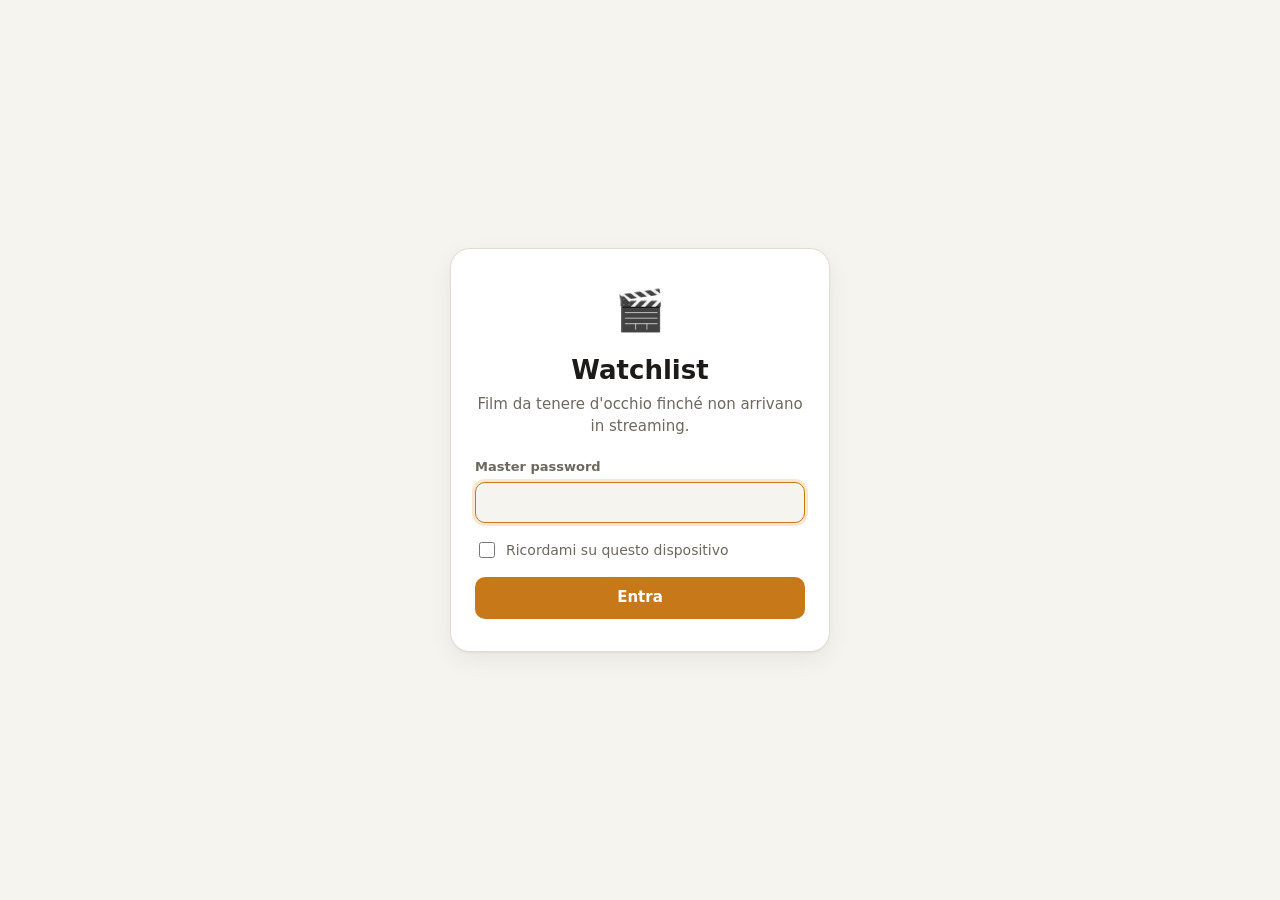
<file: index.html>
<!doctype html>
<html lang="it">
<head>
  <meta charset="utf-8">
  <meta name="viewport" content="width=device-width, initial-scale=1">
  <meta name="robots" content="noindex">
  <title>Watchlist</title>
  <meta name="theme-color" content="#f6f4ef" media="(prefers-color-scheme: light)">
  <meta name="theme-color" content="#111214" media="(prefers-color-scheme: dark)">
  <link rel="manifest" href="manifest.webmanifest">
  <link rel="icon" href="icons/icon.svg" type="image/svg+xml">
  <link rel="apple-touch-icon" href="icons/apple-touch-icon.png">
  <link rel="stylesheet" href="style.css">
  <script type="module" src="app.js"></script>
</head>
<body>
  <!-- Accesso -->
  <main id="login" class="login" hidden>
    <form id="login-form" class="login-card" autocomplete="on">
      <div class="login-mark" aria-hidden="true">🎬</div>
      <h1>Watchlist</h1>
      <p class="muted">Film da tenere d'occhio finché non arrivano in streaming.</p>
      <input type="text" name="username" value="watchlist" autocomplete="username" hidden>
      <label class="field">
        <span>Master password</span>
        <input id="login-pw" type="password" autocomplete="current-password" required autofocus>
      </label>
      <label class="check">
        <input id="login-remember" type="checkbox">
        <span>Ricordami su questo dispositivo</span>
      </label>
      <p id="login-error" class="error" role="alert" hidden></p>
      <button class="btn primary block" type="submit" id="login-btn">Entra</button>
    </form>
  </main>

  <!-- App -->
  <div id="app" hidden>
    <header class="top">
      <div class="top-row">
        <div class="brand"><span aria-hidden="true">🎬</span> Watchlist</div>
        <div class="top-actions">
          <button class="btn primary sm" id="btn-install" hidden>Installa</button>
          <button class="btn ghost sm" id="btn-check" title="Avvia subito il controllo e l'eventuale mail">Controlla ora</button>
          <button class="btn ghost sm" id="btn-users">Utenti</button>
          <button class="btn ghost sm" id="btn-logout">Esci</button>
        </div>
      </div>
      <nav id="user-tabs" class="tabs" aria-label="Utenti"></nav>
    </header>

    <main class="wrap">
      <section class="search" aria-label="Aggiungi un film">
        <div class="search-box">
          <svg class="search-ico" viewBox="0 0 24 24" aria-hidden="true"><path d="M10.5 3a7.5 7.5 0 0 1 5.96 12.06l4.24 4.24-1.4 1.4-4.24-4.24A7.5 7.5 0 1 1 10.5 3Zm0 2a5.5 5.5 0 1 0 0 11 5.5 5.5 0 0 0 0-11Z"/></svg>
          <input id="q" type="search" placeholder="Cerca un film da aggiungere…" autocomplete="off"
                 role="combobox" aria-expanded="false" aria-controls="results" aria-autocomplete="list">
          <span id="q-spin" class="spin" hidden></span>
        </div>
        <ul id="results" class="results" role="listbox" hidden></ul>
        <p class="hint">Suggerimento: aggiungi l'anno per i titoli ambigui, es. <em>dune 1984</em>.</p>
      </section>

      <section aria-labelledby="list-title">
        <div class="list-head">
          <h2 id="list-title"></h2>
          <div class="list-tools">
          <button class="btn ghost sm" id="btn-select" hidden>Seleziona</button>
          <div class="seg" role="radiogroup" aria-label="Filtro">
            <button role="radio" data-filter="all">Tutti</button>
            <button role="radio" data-filter="waiting">In attesa</button>
            <button role="radio" data-filter="available">Disponibili</button>
          </div>
          </div>
        </div>
        <div id="movies" class="grid"></div>
        <div id="empty" class="empty" hidden></div>
      </section>
    </main>

    <footer class="foot wrap">
      Conta l'arrivo in Italia su Netflix, Prime Video, Disney+, HBO Max, Timvision o su una piattaforma gratuita;
      Sky, Now e Apple TV vengono segnalati ma l'attesa continua. Dati JustWatch tramite
      <a href="https://www.themoviedb.org/" target="_blank" rel="noopener">TMDB</a>.
      Controllo automatico ogni mattina; le notifiche arrivano a un'unica mail.
    </footer>

    <div id="select-bar" class="select-bar" hidden>
      <span id="select-count"></span>
      <div class="select-actions">
        <button class="btn ghost sm" id="select-all">Tutti</button>
        <button class="btn ghost sm" id="select-cancel">Annulla</button>
        <button class="btn danger sm" id="select-del" disabled>Togli</button>
      </div>
    </div>
  </div>

  <!-- Conferma aggiunta -->
  <dialog id="dlg-add" class="sheet">
    <div id="add-body"></div>
  </dialog>

  <!-- Utenti -->
  <dialog id="dlg-users" class="sheet narrow">
    <div class="sheet-head">
      <h3>Utenti</h3>
      <button class="icon-btn" data-close aria-label="Chiudi">✕</button>
    </div>
    <p class="muted small">Ogni utente ha la sua watchlist. Tutte le notifiche vanno alla stessa mail.</p>
    <ul id="users-list" class="users-list"></ul>
    <form id="user-form" class="row-form">
      <input id="user-name" placeholder="Nome del nuovo utente" maxlength="40" required>
      <button class="btn primary" type="submit">Aggiungi</button>
    </form>
  </dialog>

  <!-- Conferma generica -->
  <dialog id="dlg-confirm" class="sheet narrow">
    <h3 id="confirm-title"></h3>
    <p id="confirm-text" class="muted"></p>
    <div class="actions">
      <button class="btn ghost" value="cancel" data-close>Annulla</button>
      <button class="btn danger" id="confirm-ok">Conferma</button>
    </div>
  </dialog>

  <div id="toast" class="toast" role="status" aria-live="polite"></div>
</body>
</html>
</file>
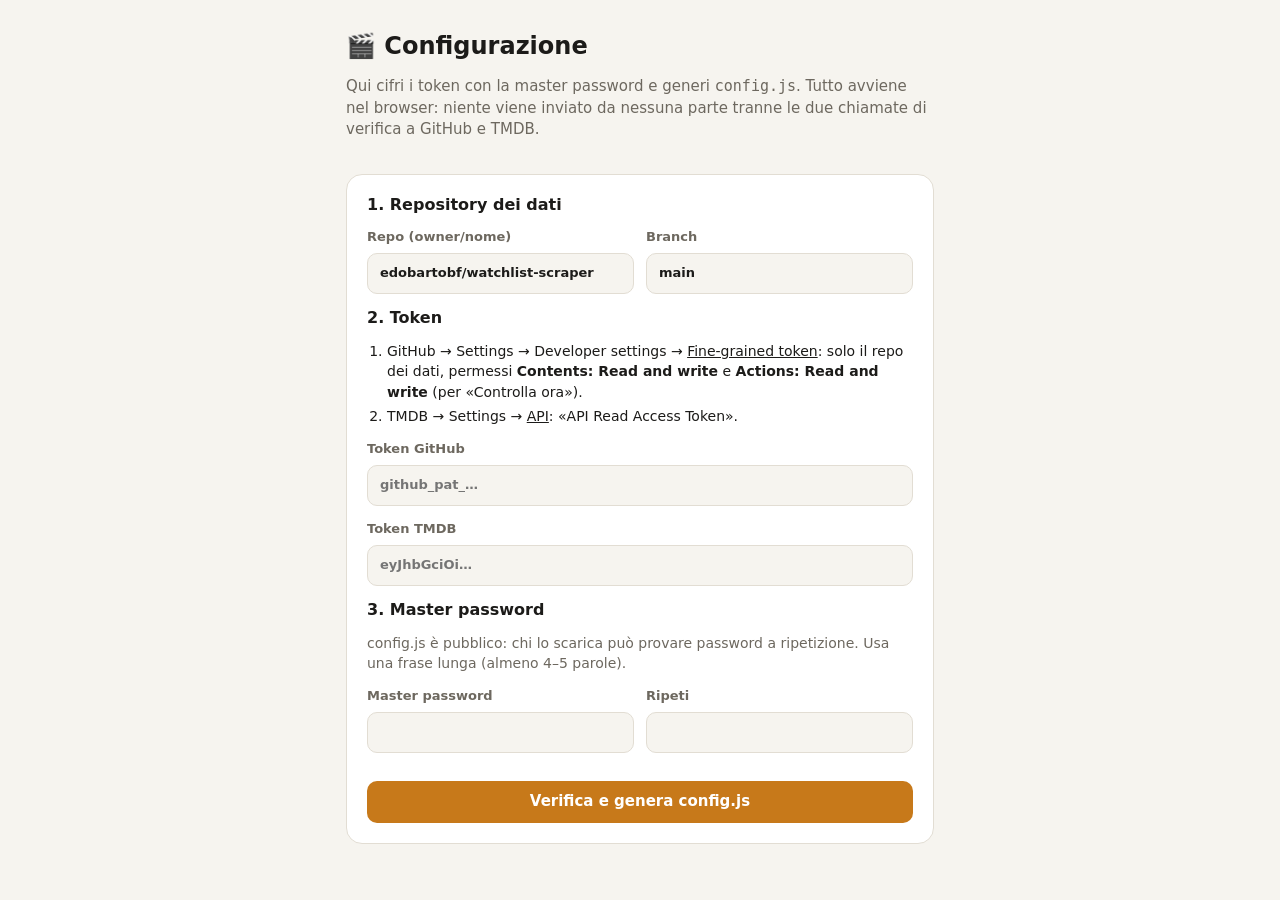
<file: setup.html>
<!doctype html>
<html lang="it">
<head>
  <meta charset="utf-8">
  <meta name="viewport" content="width=device-width, initial-scale=1">
  <meta name="robots" content="noindex">
  <title>Watchlist setup</title>
  <link rel="stylesheet" href="style.css">
  <style>
    .setup { max-width: 620px; margin: 0 auto; padding: 32px 16px 48px; display: grid; gap: 18px; }
    .setup h1 { font-size: 24px; }
    .box { background: var(--surface); border: 1px solid var(--line); border-radius: 16px; padding: 20px; display: grid; gap: 14px; }
    .box h2 { font-size: 16px; }
    .box p, .box li { font-size: 14px; margin: 0; }
    .box ol { margin: 0; padding-left: 20px; display: grid; gap: 4px; }
    .grid2 { display: grid; grid-template-columns: 1fr 1fr; gap: 12px; }
    textarea { font: 12.5px/1.5 ui-monospace, monospace; width: 100%; min-height: 220px; border: 1px solid var(--line); border-radius: 10px; padding: 12px; background: var(--bg); color: var(--text); }
    .log { font-size: 14px; display: grid; gap: 4px; }
    .log .ok { color: var(--ok); } .log .ko { color: var(--danger); }
    .row { display: flex; gap: 8px; flex-wrap: wrap; }
    @media (max-width: 560px) { .grid2 { grid-template-columns: 1fr; } }
  </style>
</head>
<body>
  <main class="setup">
    <div>
      <h1>🎬 Configurazione</h1>
      <p class="muted">Qui cifri i token con la master password e generi <code>config.js</code>. Tutto avviene nel browser: niente viene inviato da nessuna parte tranne le due chiamate di verifica a GitHub e TMDB.</p>
    </div>

    <form id="f" class="box">
      <h2>1. Repository dei dati</h2>
      <div class="grid2">
        <label class="field"><span>Repo (owner/nome)</span><input id="repo" required></label>
        <label class="field"><span>Branch</span><input id="branch" required></label>
      </div>

      <h2>2. Token</h2>
      <ol>
        <li>GitHub → Settings → Developer settings → <a href="https://github.com/settings/personal-access-tokens/new" target="_blank" rel="noopener">Fine-grained token</a>: solo il repo dei dati, permessi <b>Contents: Read and write</b> e <b>Actions: Read and write</b> (per «Controlla ora»).</li>
        <li>TMDB → Settings → <a href="https://www.themoviedb.org/settings/api" target="_blank" rel="noopener">API</a>: «API Read Access Token».</li>
      </ol>
      <label class="field"><span>Token GitHub</span><input id="gh" type="password" autocomplete="off" required placeholder="github_pat_…"></label>
      <label class="field"><span>Token TMDB</span><input id="tmdb" type="password" autocomplete="off" required placeholder="eyJhbGciOi…"></label>

      <h2>3. Master password</h2>
      <p class="muted">config.js è pubblico: chi lo scarica può provare password a ripetizione. Usa una frase lunga (almeno 4–5 parole).</p>
      <div class="grid2">
        <label class="field"><span>Master password</span><input id="pw1" type="password" autocomplete="new-password" minlength="12" required></label>
        <label class="field"><span>Ripeti</span><input id="pw2" type="password" autocomplete="new-password" required></label>
      </div>
      <div id="log" class="log"></div>
      <button class="btn primary" type="submit" id="go">Verifica e genera config.js</button>
    </form>

    <section id="out" class="box" hidden>
      <h2>4. Pubblica</h2>
      <p>Sostituisci <code>config.js</code> nel repo della pagina con questo contenuto, poi fai commit e push.</p>
      <textarea id="code" readonly></textarea>
      <div class="row">
        <button class="btn primary" id="copy" type="button">Copia</button>
        <button class="btn ghost" id="dl" type="button">Scarica config.js</button>
      </div>
    </section>
  </main>

  <script src="config.js"></script>
  <script type="module">
    import { encryptVault, decryptVault } from "./vault.js";
    const $ = (s) => document.querySelector(s);
    const cfg = window.WATCHLIST_CONFIG || {};
    $("#repo").value = cfg.repo || "";
    $("#branch").value = cfg.branch || "main";

    const log = (msg, ok) => $("#log").append(Object.assign(document.createElement("div"), { className: ok ? "ok" : "ko", textContent: (ok ? "✓ " : "✗ ") + msg }));

    $("#f").addEventListener("submit", async (e) => {
      e.preventDefault();
      $("#log").replaceChildren();
      $("#out").hidden = true;
      if ($("#pw1").value !== $("#pw2").value) return log("Le due password non coincidono", false);
      const repo = $("#repo").value.trim(), branch = $("#branch").value.trim();
      const dbPath = cfg.dbPath || "data/db.json";
      const gh = $("#gh").value.trim(), tm = $("#tmdb").value.trim();
      $("#go").disabled = true;
      try {
        const r1 = await fetch(`https://api.github.com/repos/${repo}/contents/${dbPath}?ref=${encodeURIComponent(branch)}`, { cache: "no-store", headers: { Authorization: `Bearer ${gh}`, Accept: "application/vnd.github+json" } });
        if (!r1.ok) return log(`GitHub: ${r1.status} leggendo ${repo}/${dbPath}. Controlla repo, branch e permessi del token.`, false);
        log(`GitHub: ${dbPath} leggibile`, true);
        const r2 = await fetch("https://api.themoviedb.org/3/configuration", { headers: { Authorization: `Bearer ${tm}` } });
        if (!r2.ok) return log(`TMDB: ${r2.status}. Serve il «Read Access Token», non la API key corta.`, false);
        log("TMDB: token valido", true);

        const vault = await encryptVault({ github_token: gh, tmdb_token: tm }, $("#pw1").value);
        await decryptVault(vault, $("#pw1").value); // verifica a giro completo
        log("Token cifrati", true);

        const code = `// Generato da setup.html il ${new Date().toLocaleString("it-IT")}.
// Il blocco "vault" contiene i token GitHub e TMDB cifrati con la master password
// (PBKDF2-SHA256 ${vault.iterations} iterazioni + AES-GCM): senza la password non servono a niente.
window.WATCHLIST_CONFIG = ${JSON.stringify({ repo, branch, dbPath, workflow: cfg.workflow || "check-streaming.yml", vault }, null, 2)};
`;
        $("#code").value = code;
        $("#out").hidden = false;
        $("#out").scrollIntoView({ behavior: "smooth" });
      } catch (ex) {
        log(ex.message, false);
      } finally {
        $("#go").disabled = false;
      }
    });

    $("#copy").addEventListener("click", async () => {
      await navigator.clipboard.writeText($("#code").value);
      $("#copy").textContent = "Copiato";
    });
    $("#dl").addEventListener("click", () => {
      const a = document.createElement("a");
      a.href = URL.createObjectURL(new Blob([$("#code").value], { type: "text/javascript" }));
      a.download = "config.js";
      a.click();
    });
  </script>
</body>
</html>
</file>
<file: style.css>
:root {
  --bg: #f6f4ef;
  --surface: #ffffff;
  --surface-2: #efece5;
  --line: #e2ddd3;
  --text: #1c1b19;
  --muted: #6d685f;
  --accent: #c7791a;
  --accent-ink: #ffffff;
  --accent-soft: #f7e7cf;
  --ok: #1f8a5b;
  --ok-soft: #dcf1e6;
  --danger: #c23b30;
  --sky: #2563c9;
  --sky-soft: #dfe9fb;
  --shadow: 0 1px 2px rgb(0 0 0 / .05), 0 8px 24px rgb(0 0 0 / .06);
  --radius: 14px;
  color-scheme: light;
}
@media (prefers-color-scheme: dark) {
  :root {
    --bg: #111214;
    --surface: #1a1c1f;
    --surface-2: #23262a;
    --line: #2e3237;
    --text: #ecebe8;
    --muted: #9b9890;
    --accent: #e9a03d;
    --accent-ink: #1a1206;
    --accent-soft: #3a2a13;
    --ok: #4cc28b;
    --ok-soft: #173326;
    --danger: #ff6b5e;
    --sky: #7fb0ff;
    --sky-soft: #172a47;
    --shadow: 0 1px 2px rgb(0 0 0 / .3), 0 10px 30px rgb(0 0 0 / .35);
    color-scheme: dark;
  }
}

* { box-sizing: border-box; }
html { -webkit-text-size-adjust: 100%; }
body {
  margin: 0;
  background: var(--bg);
  color: var(--text);
  font: 15px/1.45 system-ui, -apple-system, "Segoe UI", Roboto, sans-serif;
}
[hidden] { display: none !important; }
a { color: inherit; }
h1, h2, h3 { margin: 0; line-height: 1.2; }
.muted { color: var(--muted); }
.small { font-size: 13px; }
.error { color: var(--danger); margin: 0; font-size: 14px; }

/* Bottoni */
.btn {
  appearance: none; border: 1px solid transparent; border-radius: 10px;
  padding: 9px 16px; font: inherit; font-weight: 600; cursor: pointer;
  background: var(--surface-2); color: var(--text);
  transition: background .15s, opacity .15s, transform .05s;
}
.btn:active { transform: translateY(1px); }
.btn:disabled { opacity: .5; cursor: default; }
.btn.primary { background: var(--accent); color: var(--accent-ink); }
.btn.danger { background: var(--danger); color: #fff; }
.btn.ghost { background: transparent; border-color: var(--line); }
.btn.ghost:hover { background: var(--surface-2); }
.btn.sm { padding: 6px 11px; font-size: 13px; }
.btn.block { width: 100%; }
.icon-btn {
  border: 0; background: transparent; color: var(--muted); cursor: pointer;
  width: 34px; height: 34px; border-radius: 9px; font-size: 16px; flex: none;
  display: inline-grid; place-items: center;
}
.icon-btn:hover { background: var(--surface-2); color: var(--text); }
:focus-visible { outline: 2px solid var(--accent); outline-offset: 2px; }

/* Login */
.login { min-height: 100dvh; display: grid; place-items: center; padding: 24px 16px; }
.login-card {
  width: min(380px, 100%); background: var(--surface); border: 1px solid var(--line);
  border-radius: 20px; padding: 32px 24px; box-shadow: var(--shadow);
  display: grid; gap: 16px; text-align: center;
}
.login-card h1 { font-size: 26px; }
.login-card p { margin: -8px 0 4px; }
.login-mark { font-size: 40px; }
.field { display: grid; gap: 6px; text-align: left; font-size: 13px; font-weight: 600; color: var(--muted); }
input:not([type=checkbox]) {
  font: inherit; color: var(--text); background: var(--bg);
  border: 1px solid var(--line); border-radius: 10px; padding: 10px 12px; width: 100%;
}
input:focus { outline: none; border-color: var(--accent); box-shadow: 0 0 0 3px var(--accent-soft); }
.check { display: flex; align-items: center; gap: 8px; font-size: 14px; color: var(--muted); justify-content: flex-start; }
.check input { accent-color: var(--accent); width: 16px; height: 16px; }

/* Header */
.top {
  position: sticky; top: 0; z-index: 5;
  background: color-mix(in srgb, var(--bg) 88%, transparent);
  backdrop-filter: blur(10px); border-bottom: 1px solid var(--line);
}
.top-row, .tabs { max-width: 1040px; margin: 0 auto; padding: 0 16px; }
.top-row { display: flex; align-items: center; justify-content: space-between; gap: 12px; padding-top: 12px; }
.brand { font-weight: 800; font-size: 18px; letter-spacing: -.01em; white-space: nowrap; }
.top-actions { display: flex; gap: 6px; flex-wrap: wrap; justify-content: flex-end; }
.tabs { display: flex; gap: 6px; overflow-x: auto; padding-top: 10px; padding-bottom: 10px; scrollbar-width: none; }
.tabs::-webkit-scrollbar { display: none; }
.tab {
  flex: none; border: 1px solid var(--line); background: var(--surface); color: var(--text);
  border-radius: 999px; padding: 6px 14px; font: inherit; font-size: 14px; font-weight: 600; cursor: pointer;
  display: inline-flex; gap: 7px; align-items: center;
}
.tab .n { font-size: 12px; color: var(--muted); font-weight: 600; }
.tab[aria-selected=true] { background: var(--text); color: var(--bg); border-color: var(--text); }
.tab[aria-selected=true] .n { color: inherit; opacity: .7; }
.tab.add { color: var(--muted); border-style: dashed; background: transparent; }

.wrap { max-width: 1040px; margin: 0 auto; padding: 0 16px; }

/* Ricerca */
.search { position: relative; margin: 22px 0 28px; }
.search-box { position: relative; }
.search-ico { position: absolute; left: 14px; top: 50%; translate: 0 -50%; width: 20px; height: 20px; fill: var(--muted); }
#q { padding: 14px 44px 14px 44px; font-size: 16px; border-radius: 14px; background: var(--surface); box-shadow: var(--shadow); }
.spin {
  position: absolute; right: 14px; top: 50%; width: 18px; height: 18px; margin-top: -9px;
  border: 2px solid var(--line); border-top-color: var(--accent); border-radius: 50%;
  animation: spin .7s linear infinite;
}
@keyframes spin { to { transform: rotate(360deg); } }
.hint { margin: 8px 4px 0; font-size: 12.5px; color: var(--muted); }
.results {
  position: absolute; left: 0; right: 0; top: 56px; z-index: 4; margin: 0; padding: 6px;
  list-style: none; background: var(--surface); border: 1px solid var(--line);
  border-radius: 14px; box-shadow: var(--shadow); max-height: min(60vh, 460px); overflow-y: auto;
}
.results li {
  display: flex; gap: 12px; align-items: center; padding: 8px; border-radius: 10px; cursor: pointer;
}
.results li[aria-selected=true], .results li:hover { background: var(--surface-2); }
.results li.none { color: var(--muted); cursor: default; justify-content: center; padding: 16px; }
.results li.none:hover { background: none; }
.r-poster { width: 40px; aspect-ratio: 2/3; border-radius: 6px; flex: none; }
.r-main { min-width: 0; flex: 1; }
.r-title { font-weight: 600; white-space: nowrap; overflow: hidden; text-overflow: ellipsis; }
.r-sub { font-size: 13px; color: var(--muted); white-space: nowrap; overflow: hidden; text-overflow: ellipsis; }
.tag { font-size: 11.5px; font-weight: 700; padding: 2px 8px; border-radius: 999px; background: var(--surface-2); color: var(--muted); flex: none; }

/* Lista */
.list-head { display: flex; align-items: center; justify-content: space-between; gap: 12px; flex-wrap: wrap; margin-bottom: 14px; }
.list-head h2 { font-size: 20px; }
.seg { display: inline-flex; background: var(--surface-2); border-radius: 10px; padding: 3px; }
.seg button {
  border: 0; background: transparent; color: var(--muted); font: inherit; font-size: 13px; font-weight: 600;
  padding: 6px 12px; border-radius: 8px; cursor: pointer;
}
.seg button[aria-checked=true] { background: var(--surface); color: var(--text); box-shadow: 0 1px 2px rgb(0 0 0 / .1); }

.grid { display: grid; grid-template-columns: repeat(auto-fill, minmax(300px, 1fr)); gap: 12px; }
.card {
  display: flex; gap: 14px; padding: 12px; background: var(--surface); border: 1px solid var(--line);
  border-radius: var(--radius); min-width: 0;
}
.poster {
  width: 74px; aspect-ratio: 2/3; border-radius: 8px; flex: none; object-fit: cover;
  background: var(--surface-2); display: grid; place-items: center; overflow: hidden;
  color: var(--muted); font-weight: 800; font-size: 20px;
}
.poster.r-poster { width: 40px; font-size: 13px; border-radius: 6px; }
.card-main { min-width: 0; flex: 1; display: flex; flex-direction: column; gap: 4px; }
.card-top { display: flex; align-items: flex-start; gap: 6px; }
.card-title { font-weight: 700; font-size: 15.5px; flex: 1; min-width: 0; }
.card-title a { text-decoration: none; }
.card-title a:hover { text-decoration: underline; }
.card-sub { font-size: 13px; color: var(--muted); }
.status { margin-top: auto; display: flex; flex-wrap: wrap; align-items: center; gap: 6px; padding-top: 6px; }
.badge {
  font-size: 12px; font-weight: 700; padding: 3px 9px; border-radius: 999px;
  background: var(--surface-2); color: var(--muted); display: inline-flex; align-items: center; gap: 5px;
}
.badge.ok { background: var(--ok-soft); color: var(--ok); }
.badge.wait { background: var(--accent-soft); color: var(--accent); }
.badge::before { content: ""; width: 6px; height: 6px; border-radius: 50%; background: currentColor; }
.prov { display: inline-flex; align-items: center; gap: 4px; font-size: 12.5px; }
.prov img { width: 22px; height: 22px; border-radius: 5px; }
.prov-list { display: flex; flex-wrap: wrap; gap: 6px 10px; }
.skeleton { display: inline-block; width: 90px; height: 18px; border-radius: 6px; background: var(--surface-2); animation: pulse 1.2s ease-in-out infinite; }
@keyframes pulse { 50% { opacity: .5; } }

.empty { text-align: center; padding: 48px 16px; color: var(--muted); border: 1px dashed var(--line); border-radius: var(--radius); }
.empty strong { display: block; color: var(--text); font-size: 16px; margin-bottom: 4px; }

.foot { color: var(--muted); font-size: 12.5px; padding-top: 32px; padding-bottom: 32px; }

/* Dialog */
dialog.sheet {
  border: 1px solid var(--line); border-radius: 20px; padding: 22px; width: min(560px, calc(100% - 24px));
  background: var(--surface); color: var(--text); box-shadow: var(--shadow); max-height: calc(100dvh - 32px);
}
dialog.sheet.narrow { width: min(420px, calc(100% - 24px)); }
dialog::backdrop { background: rgb(0 0 0 / .45); backdrop-filter: blur(2px); }
dialog h3 { font-size: 18px; margin-bottom: 8px; }
.sheet-head { display: flex; align-items: center; justify-content: space-between; margin-bottom: 4px; }
.sheet-head h3 { margin: 0; }
.actions { display: flex; justify-content: flex-end; gap: 8px; margin-top: 18px; flex-wrap: wrap; }

.detail { display: flex; gap: 18px; }
.detail .poster { width: 120px; font-size: 30px; }
.detail-main { min-width: 0; display: grid; gap: 6px; align-content: start; }
.detail h3 { margin: 0; font-size: 20px; }
.overview { font-size: 14px; margin: 4px 0 0; display: -webkit-box; -webkit-line-clamp: 6; -webkit-box-orient: vertical; overflow: hidden; }
.avail { margin-top: 16px; padding: 12px 14px; border-radius: 12px; background: var(--surface-2); font-size: 14px; display: grid; gap: 8px; }
.avail.ok { background: var(--ok-soft); }
.avail.wait { background: var(--accent-soft); }
.avail strong { display: block; }

.users-list { list-style: none; margin: 14px 0; padding: 0; display: grid; gap: 4px; }
.users-list li { display: flex; align-items: center; gap: 10px; padding: 8px 10px; border-radius: 10px; background: var(--bg); }
.users-list .u-name { font-weight: 600; flex: 1; }
.users-list .u-n { color: var(--muted); font-size: 13px; }
.row-form { display: flex; gap: 8px; }

.list-tools { display: flex; align-items: center; gap: 8px; flex-wrap: wrap; }
.badge.sky { background: var(--sky-soft); color: var(--sky); }
.avail.sky { background: var(--sky-soft); }
.card-sub.note { font-size: 12px; }

/* Selezione multipla */
.grid.selecting .card { cursor: pointer; user-select: none; position: relative; padding-left: 44px; }
.grid.selecting .card:hover { border-color: var(--muted); }
.card .tick {
  position: absolute; left: 13px; top: 50%; translate: 0 -50%; width: 20px; height: 20px;
  border: 2px solid var(--line); border-radius: 6px; background: var(--bg);
}
.card.selected { border-color: var(--danger); background: color-mix(in srgb, var(--danger) 6%, var(--surface)); }
.card.selected .tick { background: var(--danger); border-color: var(--danger); }
.card.selected .tick::after {
  content: ""; position: absolute; left: 5px; top: 1px; width: 5px; height: 10px;
  border: solid #fff; border-width: 0 2px 2px 0; rotate: 45deg;
}
.select-bar {
  position: sticky; bottom: 12px; z-index: 6; max-width: 1040px; margin: 0 auto;
  width: calc(100% - 32px); display: flex; align-items: center; justify-content: space-between; gap: 10px; flex-wrap: wrap;
  background: var(--surface); border: 1px solid var(--line); border-radius: 14px; padding: 10px 12px 10px 16px;
  box-shadow: var(--shadow); font-weight: 600; font-size: 14px;
}
.select-actions { display: flex; gap: 6px; }

.toast {
  position: fixed; left: 50%; bottom: 20px; translate: -50% 20px; opacity: 0; pointer-events: none;
  background: var(--text); color: var(--bg); padding: 10px 16px; border-radius: 12px; font-size: 14px;
  max-width: calc(100% - 32px); transition: opacity .2s, translate .2s; z-index: 20; box-shadow: var(--shadow);
}
.toast.show { opacity: 1; translate: -50% 0; }
.toast.err { background: var(--danger); color: #fff; }

@media (max-width: 560px) {
  .top-actions .btn { padding: 6px 9px; }
  .grid { grid-template-columns: 1fr; }
  .detail { flex-direction: column; align-items: center; text-align: center; }
  .detail .poster { width: 130px; }
  .list-head { align-items: flex-start; }
}
@media (prefers-reduced-motion: reduce) { * { animation: none !important; transition: none !important; } }
</file>
